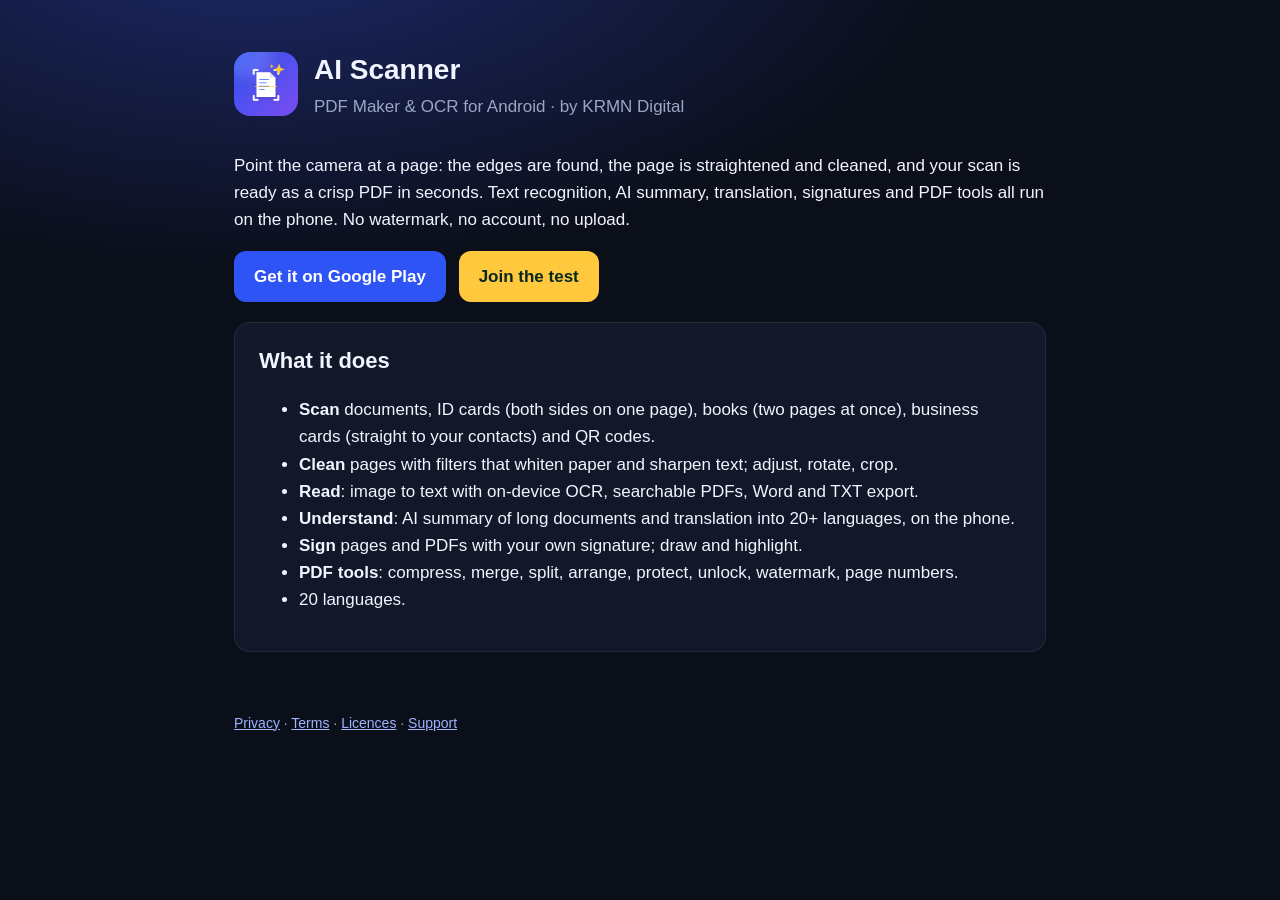
<file: index.html>
<!DOCTYPE html>
<html lang="en">
<head>
<meta charset="utf-8">
<meta name="viewport" content="width=device-width, initial-scale=1">
<title>AI Scanner — document scanner with OCR, AI summary and translation for Android</title>
<meta name="description" content="AI Scanner turns your Android phone into a document scanner: scan to PDF, image to text (OCR), AI summary, translation, signatures, PDF compress/merge/protect. No watermark, no account, no upload. By KRMN Digital.">
<link rel="icon" href="assets/icon.png">
<link rel="stylesheet" href="assets/site.css">
</head>
<body>
<main>
<header>
  <img src="assets/icon.png" alt="AI Scanner icon">
  <div><h1>AI Scanner</h1><p>PDF Maker &amp; OCR for Android · by KRMN Digital</p></div>
</header>
<p>Point the camera at a page: the edges are found, the page is straightened and cleaned, and your scan is ready as a crisp PDF in seconds. Text recognition, AI summary, translation, signatures and PDF tools all run on the phone. No watermark, no account, no upload.</p>
<p><a class="btn" href="https://play.google.com/store/apps/details?id=com.krmndigital.aiscanner">Get it on Google Play</a> <a class="btn alt" href="test/">Join the test</a></p>
<div class="card">
<h2 style="margin-top:0">What it does</h2>
<ul>
<li><strong>Scan</strong> documents, ID cards (both sides on one page), books (two pages at once), business cards (straight to your contacts) and QR codes.</li>
<li><strong>Clean</strong> pages with filters that whiten paper and sharpen text; adjust, rotate, crop.</li>
<li><strong>Read</strong>: image to text with on-device OCR, searchable PDFs, Word and TXT export.</li>
<li><strong>Understand</strong>: AI summary of long documents and translation into 20+ languages, on the phone.</li>
<li><strong>Sign</strong> pages and PDFs with your own signature; draw and highlight.</li>
<li><strong>PDF tools</strong>: compress, merge, split, arrange, protect, unlock, watermark, page numbers.</li>
<li>20 languages.</li>
</ul>
</div>
<footer><p><a href="privacy/">Privacy</a> · <a href="terms/">Terms</a> · <a href="licenses/">Licences</a> · <a href="support/">Support</a></p></footer>
</main>
</body>
</html>
</file>
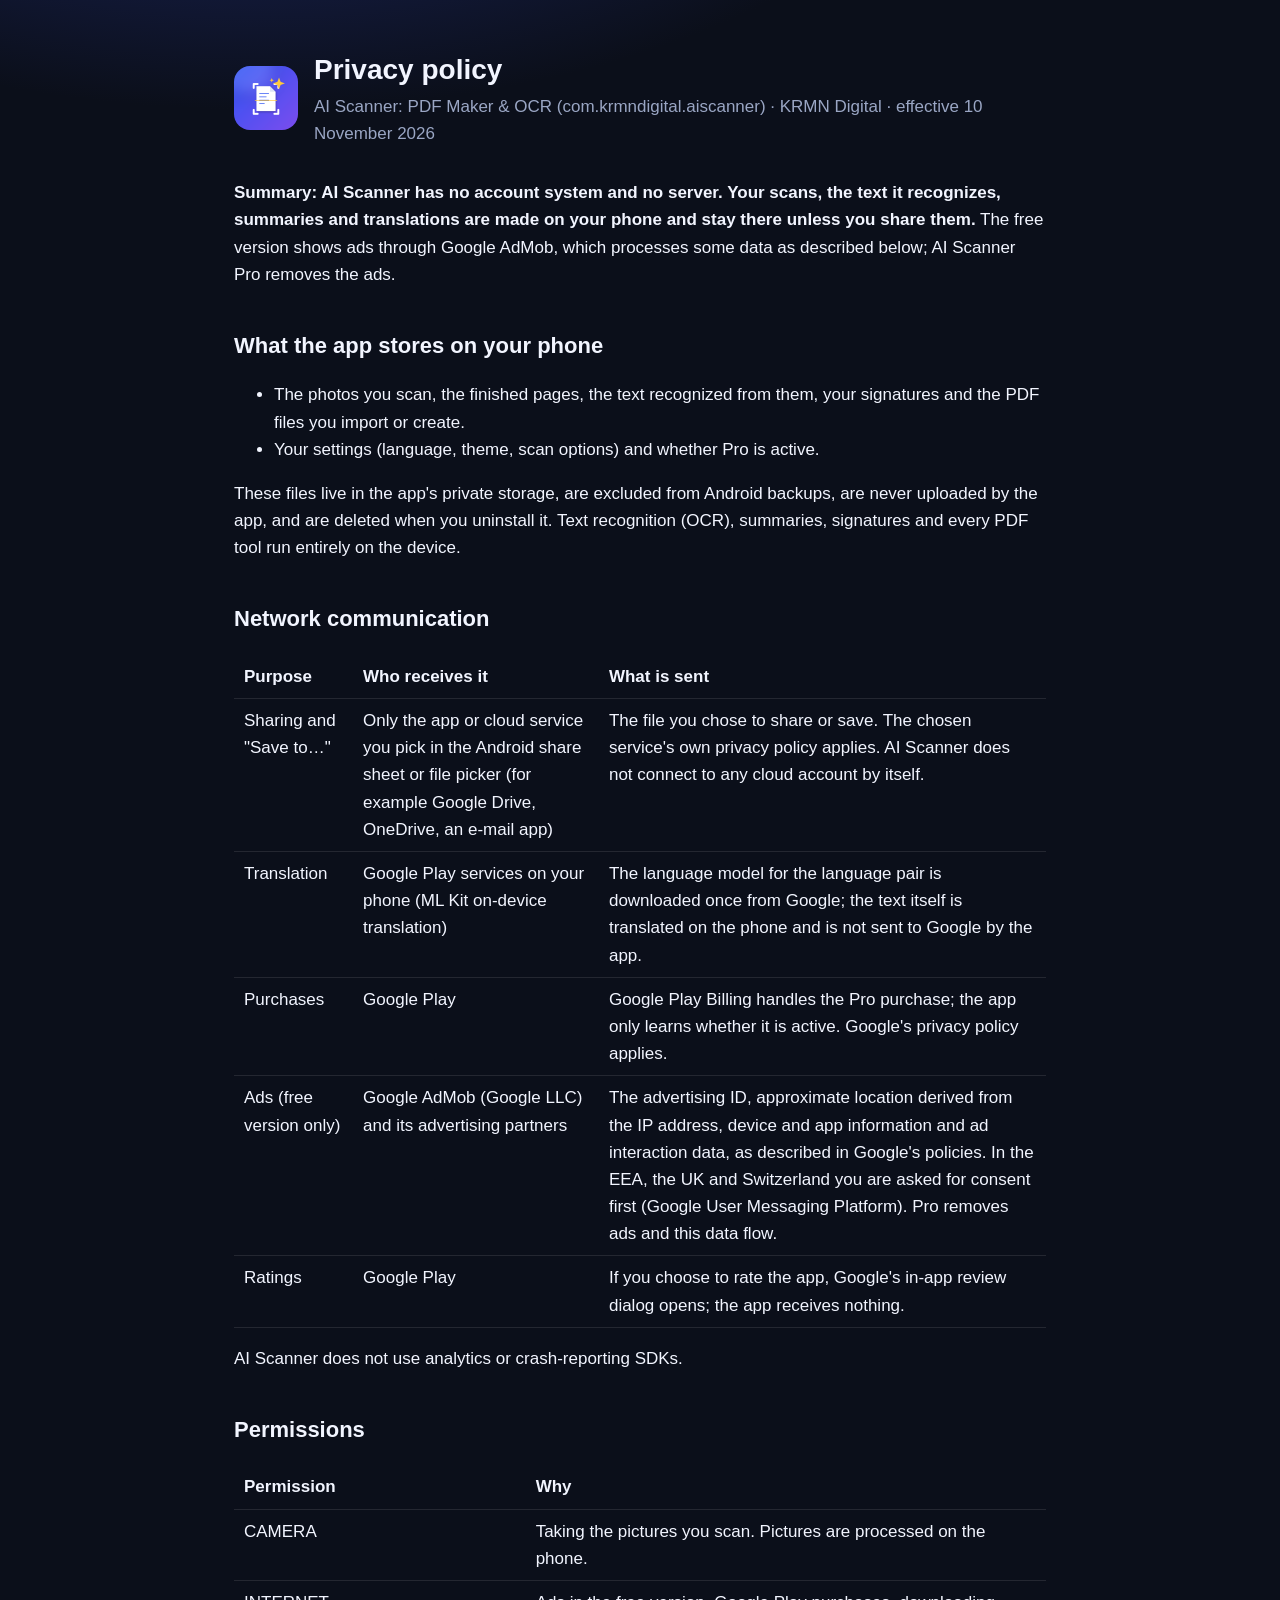
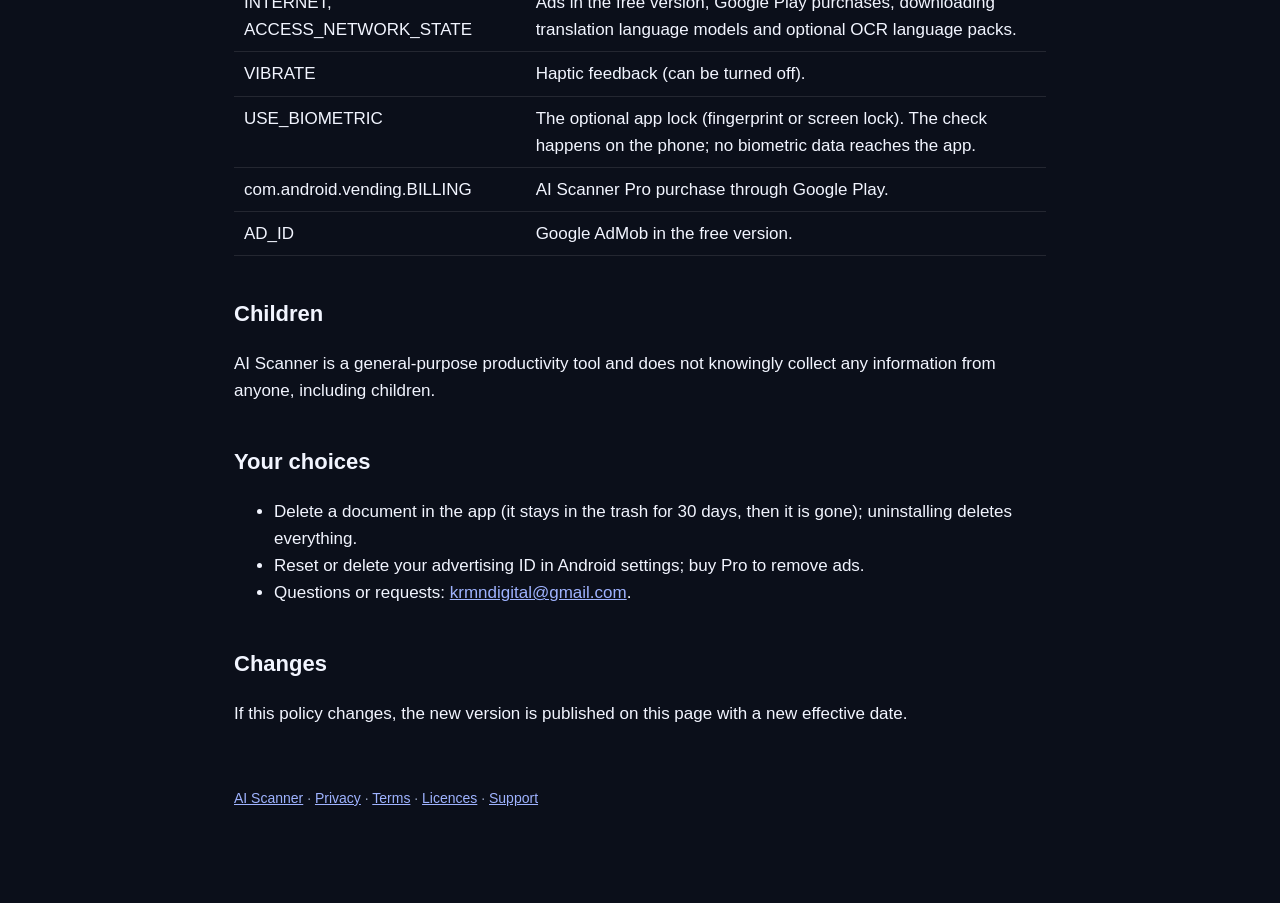
<file: privacy/index.html>
<!DOCTYPE html>
<html lang="en">
<head>
<meta charset="utf-8">
<meta name="viewport" content="width=device-width, initial-scale=1">
<title>Privacy policy — AI Scanner</title>
<link rel="icon" href="../assets/icon.png">
<link rel="stylesheet" href="../assets/site.css">
</head>
<body>
<main>
<header>
  <img src="../assets/icon.png" alt="AI Scanner icon">
  <div><h1>Privacy policy</h1><p>AI Scanner: PDF Maker &amp; OCR (com.krmndigital.aiscanner) · KRMN Digital · effective 10 November 2026</p></div>
</header>

<p><strong>Summary: AI Scanner has no account system and no server. Your scans, the text it recognizes, summaries and translations are made on your phone and stay there unless you share them.</strong> The free version shows ads through Google AdMob, which processes some data as described below; AI Scanner Pro removes the ads.</p>

<h2>What the app stores on your phone</h2>
<ul>
<li>The photos you scan, the finished pages, the text recognized from them, your signatures and the PDF files you import or create.</li>
<li>Your settings (language, theme, scan options) and whether Pro is active.</li>
</ul>
<p>These files live in the app's private storage, are excluded from Android backups, are never uploaded by the app, and are deleted when you uninstall it. Text recognition (OCR), summaries, signatures and every PDF tool run entirely on the device.</p>

<h2>Network communication</h2>
<table>
<tr><th>Purpose</th><th>Who receives it</th><th>What is sent</th></tr>
<tr><td>Sharing and "Save to…"</td><td>Only the app or cloud service you pick in the Android share sheet or file picker (for example Google Drive, OneDrive, an e-mail app)</td><td>The file you chose to share or save. The chosen service's own privacy policy applies. AI Scanner does not connect to any cloud account by itself.</td></tr>
<tr><td>Translation</td><td>Google Play services on your phone (ML Kit on-device translation)</td><td>The language model for the language pair is downloaded once from Google; the text itself is translated on the phone and is not sent to Google by the app.</td></tr>
<tr><td>Purchases</td><td>Google Play</td><td>Google Play Billing handles the Pro purchase; the app only learns whether it is active. Google's privacy policy applies.</td></tr>
<tr><td>Ads (free version only)</td><td>Google AdMob (Google LLC) and its advertising partners</td><td>The advertising ID, approximate location derived from the IP address, device and app information and ad interaction data, as described in Google's policies. In the EEA, the UK and Switzerland you are asked for consent first (Google User Messaging Platform). Pro removes ads and this data flow.</td></tr>
<tr><td>Ratings</td><td>Google Play</td><td>If you choose to rate the app, Google's in-app review dialog opens; the app receives nothing.</td></tr>
</table>
<p>AI Scanner does not use analytics or crash-reporting SDKs.</p>

<h2>Permissions</h2>
<table>
<tr><th>Permission</th><th>Why</th></tr>
<tr><td>CAMERA</td><td>Taking the pictures you scan. Pictures are processed on the phone.</td></tr>
<tr><td>INTERNET, ACCESS_NETWORK_STATE</td><td>Ads in the free version, Google Play purchases, downloading translation language models and optional OCR language packs.</td></tr>
<tr><td>VIBRATE</td><td>Haptic feedback (can be turned off).</td></tr>
<tr><td>USE_BIOMETRIC</td><td>The optional app lock (fingerprint or screen lock). The check happens on the phone; no biometric data reaches the app.</td></tr>
<tr><td>com.android.vending.BILLING</td><td>AI Scanner Pro purchase through Google Play.</td></tr>
<tr><td>AD_ID</td><td>Google AdMob in the free version.</td></tr>
</table>

<h2>Children</h2>
<p>AI Scanner is a general-purpose productivity tool and does not knowingly collect any information from anyone, including children.</p>

<h2>Your choices</h2>
<ul>
<li>Delete a document in the app (it stays in the trash for 30 days, then it is gone); uninstalling deletes everything.</li>
<li>Reset or delete your advertising ID in Android settings; buy Pro to remove ads.</li>
<li>Questions or requests: <a href="mailto:krmndigital@gmail.com">krmndigital@gmail.com</a>.</li>
</ul>

<h2>Changes</h2>
<p>If this policy changes, the new version is published on this page with a new effective date.</p>

<footer><p><a href="../">AI Scanner</a> · <a href="../privacy/">Privacy</a> · <a href="../terms/">Terms</a> · <a href="../licenses/">Licences</a> · <a href="../support/">Support</a></p></footer>
</main>
</body>
</html>
</file>
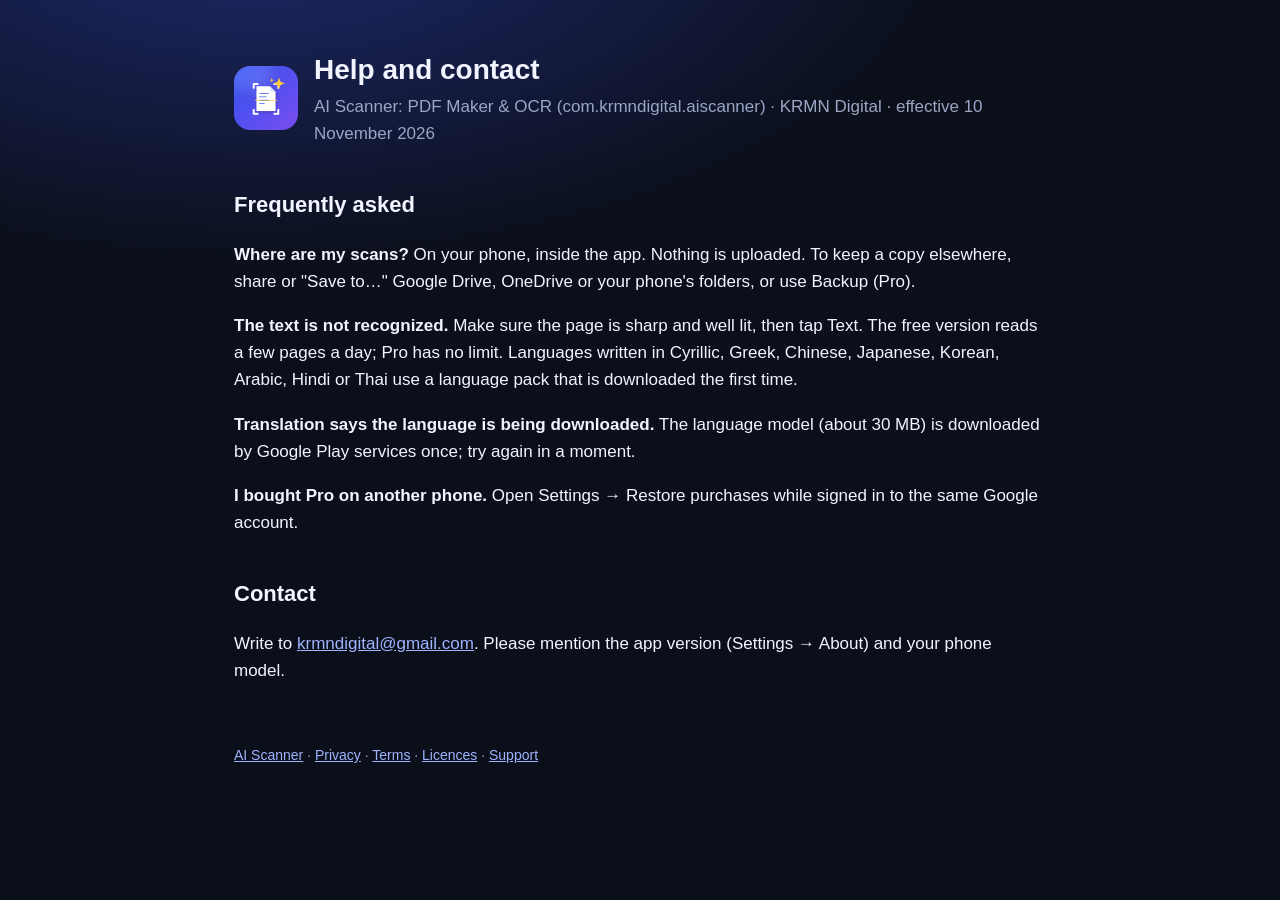
<file: support/index.html>
<!DOCTYPE html>
<html lang="en">
<head>
<meta charset="utf-8">
<meta name="viewport" content="width=device-width, initial-scale=1">
<title>Help and contact — AI Scanner</title>
<link rel="icon" href="../assets/icon.png">
<link rel="stylesheet" href="../assets/site.css">
</head>
<body>
<main>
<header>
  <img src="../assets/icon.png" alt="AI Scanner icon">
  <div><h1>Help and contact</h1><p>AI Scanner: PDF Maker &amp; OCR (com.krmndigital.aiscanner) · KRMN Digital · effective 10 November 2026</p></div>
</header>

<h2>Frequently asked</h2>
<p><strong>Where are my scans?</strong> On your phone, inside the app. Nothing is uploaded. To keep a copy elsewhere, share or "Save to…" Google Drive, OneDrive or your phone's folders, or use Backup (Pro).</p>
<p><strong>The text is not recognized.</strong> Make sure the page is sharp and well lit, then tap Text. The free version reads a few pages a day; Pro has no limit. Languages written in Cyrillic, Greek, Chinese, Japanese, Korean, Arabic, Hindi or Thai use a language pack that is downloaded the first time.</p>
<p><strong>Translation says the language is being downloaded.</strong> The language model (about 30 MB) is downloaded by Google Play services once; try again in a moment.</p>
<p><strong>I bought Pro on another phone.</strong> Open Settings → Restore purchases while signed in to the same Google account.</p>
<h2>Contact</h2>
<p>Write to <a href="mailto:krmndigital@gmail.com">krmndigital@gmail.com</a>. Please mention the app version (Settings → About) and your phone model.</p>

<footer><p><a href="../">AI Scanner</a> · <a href="../privacy/">Privacy</a> · <a href="../terms/">Terms</a> · <a href="../licenses/">Licences</a> · <a href="../support/">Support</a></p></footer>
</main>
</body>
</html>
</file>
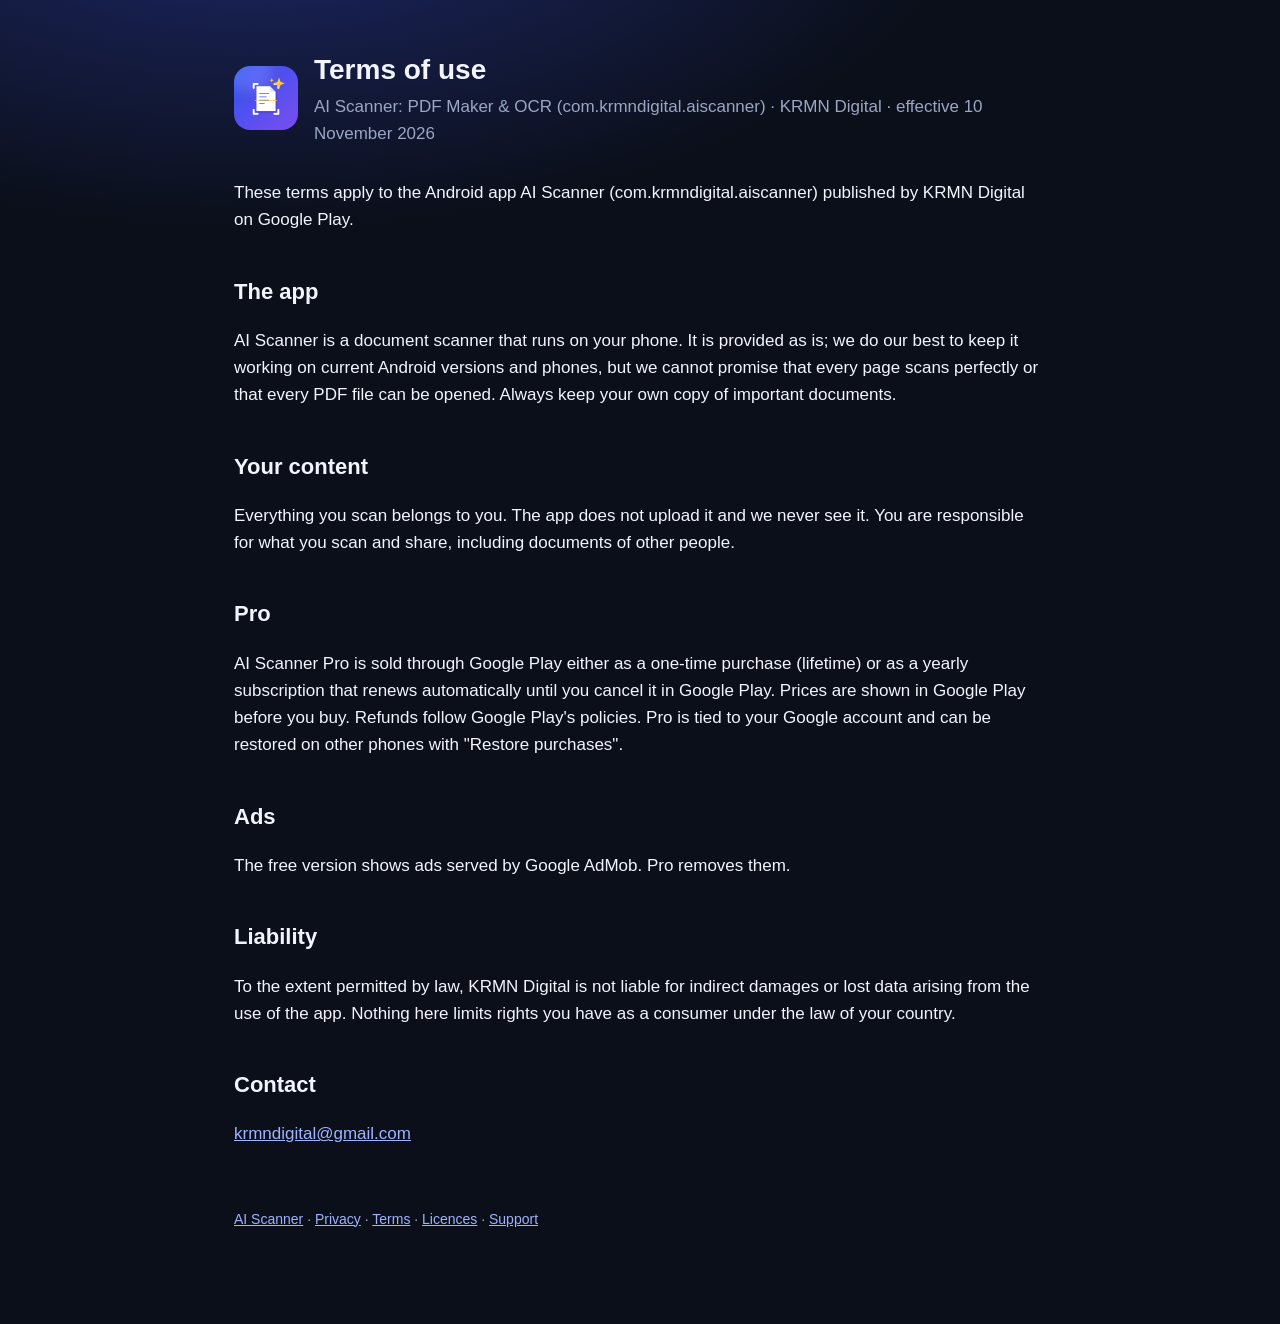
<file: terms/index.html>
<!DOCTYPE html>
<html lang="en">
<head>
<meta charset="utf-8">
<meta name="viewport" content="width=device-width, initial-scale=1">
<title>Terms of use — AI Scanner</title>
<link rel="icon" href="../assets/icon.png">
<link rel="stylesheet" href="../assets/site.css">
</head>
<body>
<main>
<header>
  <img src="../assets/icon.png" alt="AI Scanner icon">
  <div><h1>Terms of use</h1><p>AI Scanner: PDF Maker &amp; OCR (com.krmndigital.aiscanner) · KRMN Digital · effective 10 November 2026</p></div>
</header>

<p>These terms apply to the Android app AI Scanner (com.krmndigital.aiscanner) published by KRMN Digital on Google Play.</p>
<h2>The app</h2>
<p>AI Scanner is a document scanner that runs on your phone. It is provided as is; we do our best to keep it working on current Android versions and phones, but we cannot promise that every page scans perfectly or that every PDF file can be opened. Always keep your own copy of important documents.</p>
<h2>Your content</h2>
<p>Everything you scan belongs to you. The app does not upload it and we never see it. You are responsible for what you scan and share, including documents of other people.</p>
<h2>Pro</h2>
<p>AI Scanner Pro is sold through Google Play either as a one-time purchase (lifetime) or as a yearly subscription that renews automatically until you cancel it in Google Play. Prices are shown in Google Play before you buy. Refunds follow Google Play's policies. Pro is tied to your Google account and can be restored on other phones with "Restore purchases".</p>
<h2>Ads</h2>
<p>The free version shows ads served by Google AdMob. Pro removes them.</p>
<h2>Liability</h2>
<p>To the extent permitted by law, KRMN Digital is not liable for indirect damages or lost data arising from the use of the app. Nothing here limits rights you have as a consumer under the law of your country.</p>
<h2>Contact</h2>
<p><a href="mailto:krmndigital@gmail.com">krmndigital@gmail.com</a></p>

<footer><p><a href="../">AI Scanner</a> · <a href="../privacy/">Privacy</a> · <a href="../terms/">Terms</a> · <a href="../licenses/">Licences</a> · <a href="../support/">Support</a></p></footer>
</main>
</body>
</html>
</file>
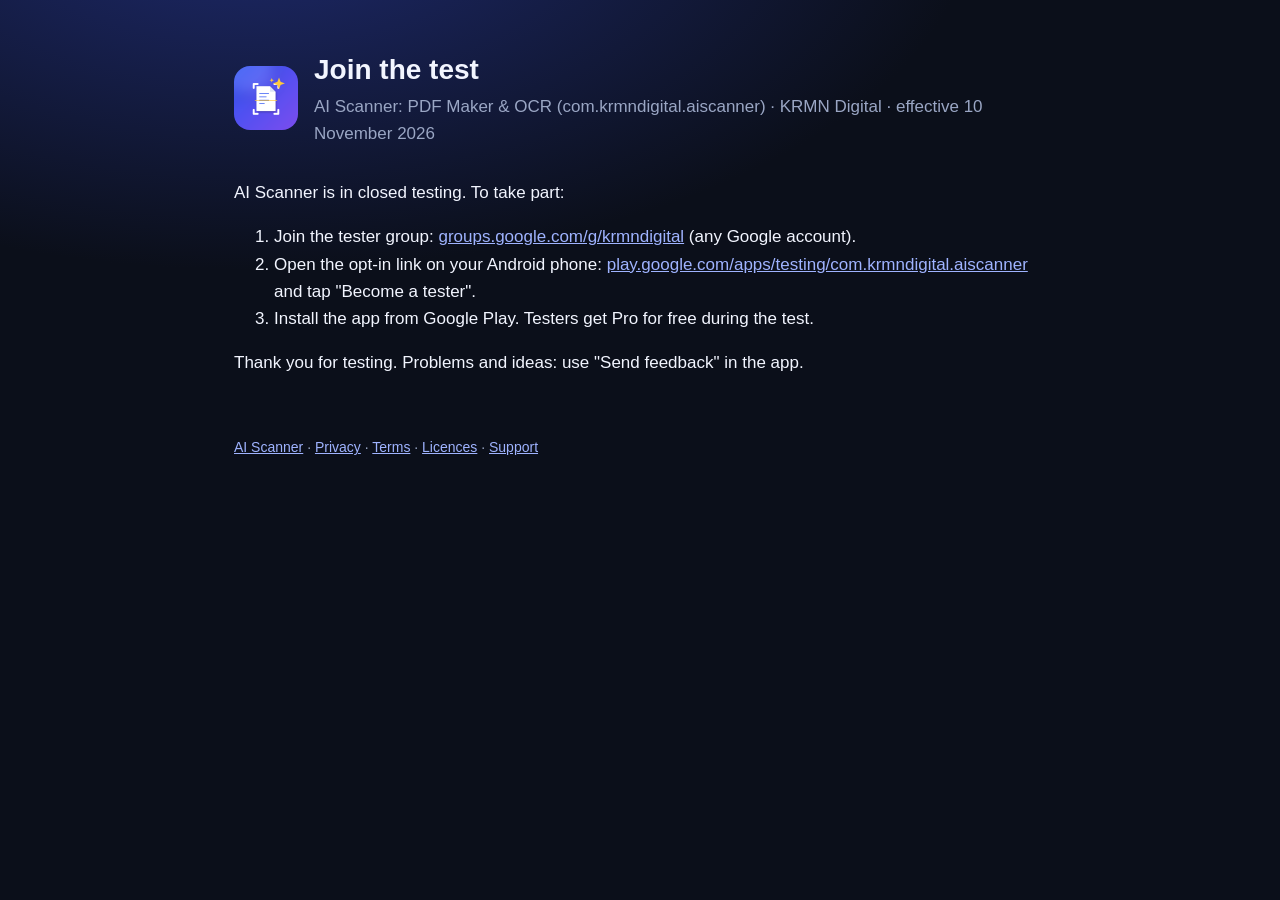
<file: test/index.html>
<!DOCTYPE html>
<html lang="en">
<head>
<meta charset="utf-8">
<meta name="viewport" content="width=device-width, initial-scale=1">
<title>Join the test — AI Scanner</title>
<link rel="icon" href="../assets/icon.png">
<link rel="stylesheet" href="../assets/site.css">
</head>
<body>
<main>
<header>
  <img src="../assets/icon.png" alt="AI Scanner icon">
  <div><h1>Join the test</h1><p>AI Scanner: PDF Maker &amp; OCR (com.krmndigital.aiscanner) · KRMN Digital · effective 10 November 2026</p></div>
</header>

<p>AI Scanner is in closed testing. To take part:</p>
<ol>
<li>Join the tester group: <a href="https://groups.google.com/g/krmndigital">groups.google.com/g/krmndigital</a> (any Google account).</li>
<li>Open the opt-in link on your Android phone: <a href="https://play.google.com/apps/testing/com.krmndigital.aiscanner">play.google.com/apps/testing/com.krmndigital.aiscanner</a> and tap "Become a tester".</li>
<li>Install the app from Google Play. Testers get Pro for free during the test.</li>
</ol>
<p>Thank you for testing. Problems and ideas: use "Send feedback" in the app.</p>

<footer><p><a href="../">AI Scanner</a> · <a href="../privacy/">Privacy</a> · <a href="../terms/">Terms</a> · <a href="../licenses/">Licences</a> · <a href="../support/">Support</a></p></footer>
</main>
</body>
</html>
</file>
<file: assets/site.css>
:root { --bg: #0b0f1a; --panel: #121829; --ink: #f2f5ff; --dim: #9aa6c4; --accent: #2f54f5; --mint: #ffc83d; --link: #9fb3ff; }
* { box-sizing: border-box; }
body { margin: 0; font: 17px/1.6 -apple-system, "Segoe UI", Inter, Roboto, sans-serif; color: var(--ink); background: radial-gradient(1200px 600px at 20% -10%, #1e2a6e 0%, var(--bg) 60%); min-height: 100vh; }
main { max-width: 860px; margin: 0 auto; padding: 48px 24px 80px; }
header { display: flex; align-items: center; gap: 16px; margin-bottom: 32px; }
header img { width: 64px; height: 64px; border-radius: 16px; }
header h1 { margin: 0; font-size: 28px; }
header p { margin: 0; color: var(--dim); }
h2 { margin-top: 40px; font-size: 22px; }
a { color: var(--link); }
.card { background: var(--panel); border: 1px solid rgba(255,255,255,.08); border-radius: 16px; padding: 20px 24px; margin: 20px 0; }
.btn { display: inline-block; background: var(--accent); color: #fff; font-weight: 700; padding: 12px 20px; border-radius: 12px; text-decoration: none; margin-right: 8px; }
.btn.alt { background: var(--mint); color: #06281f; }
table { border-collapse: collapse; width: 100%; } td, th { text-align: left; padding: 8px 10px; border-bottom: 1px solid rgba(255,255,255,.1); vertical-align: top; }
footer { margin-top: 60px; color: var(--dim); font-size: 14px; }
code { background: rgba(255,255,255,.08); padding: 2px 6px; border-radius: 6px; }
.lang a { margin-right: 14px; }
.muted { color: var(--dim); }
</file>
